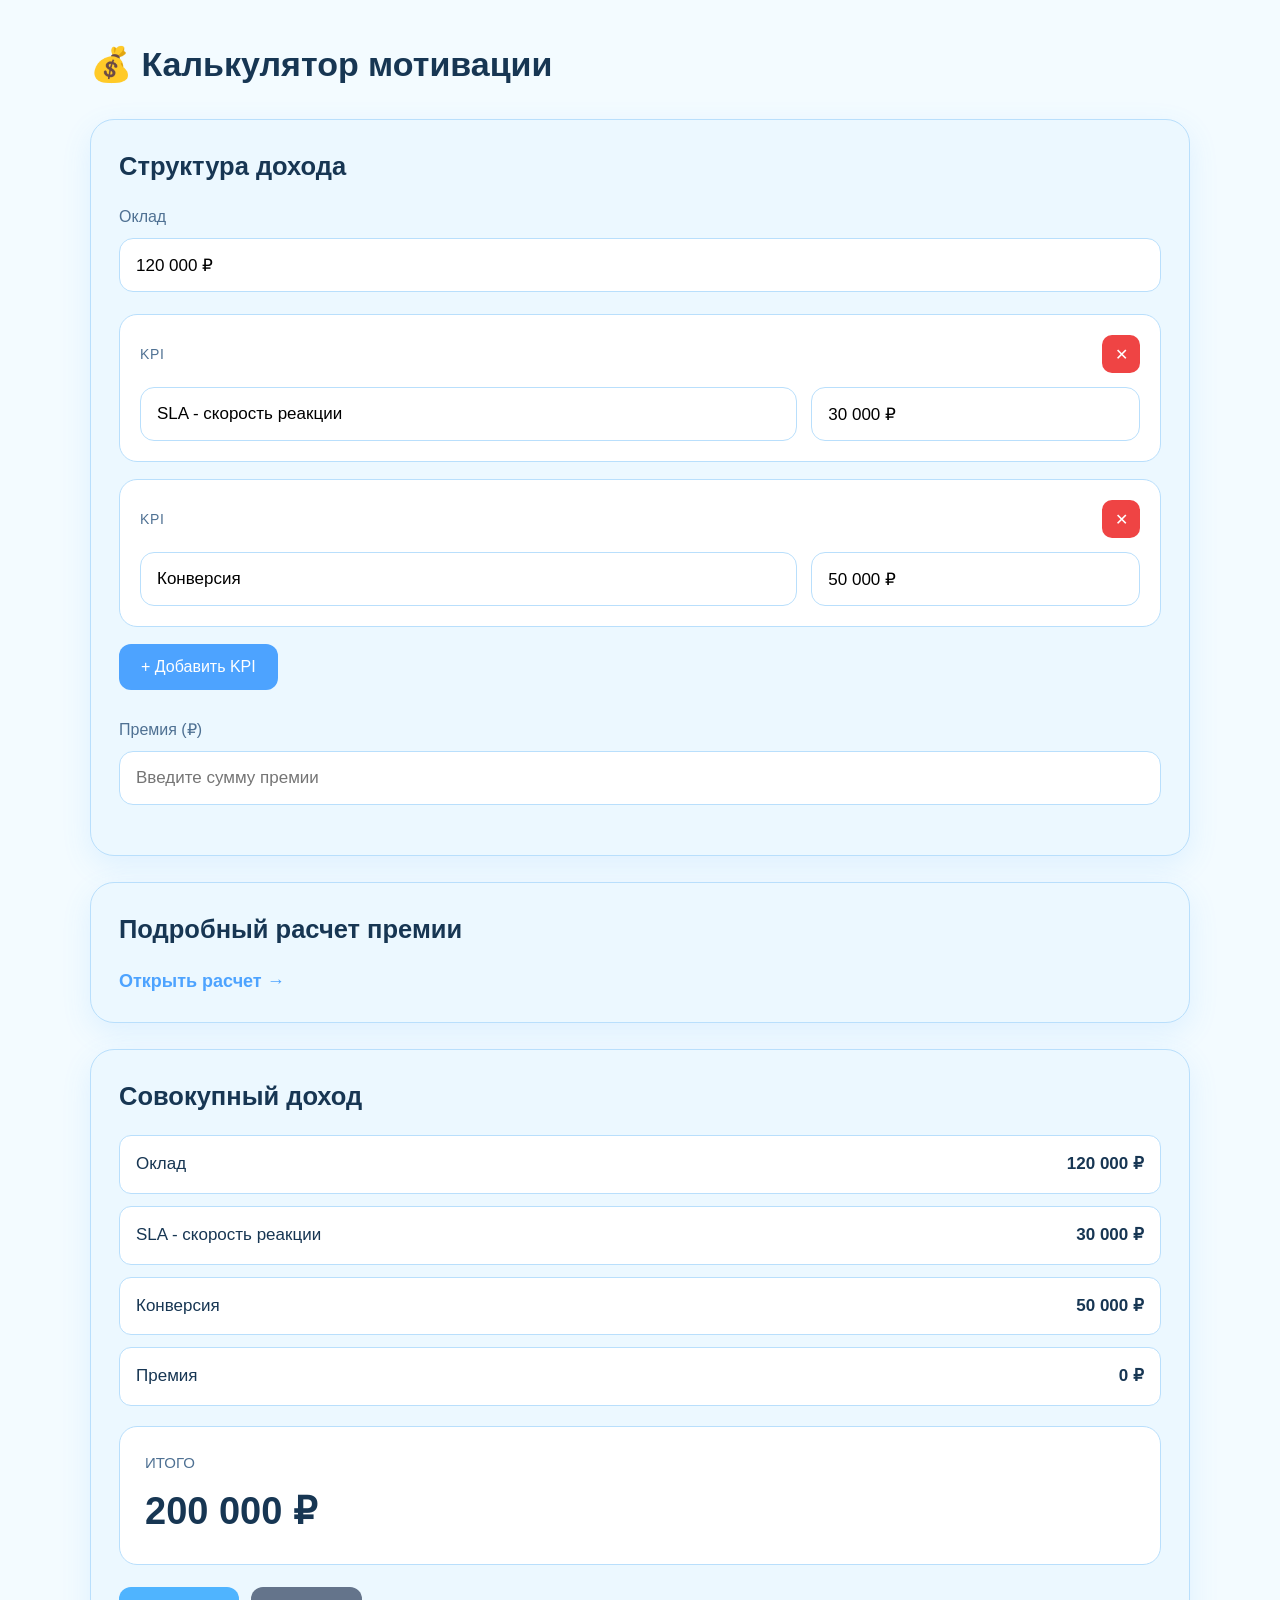
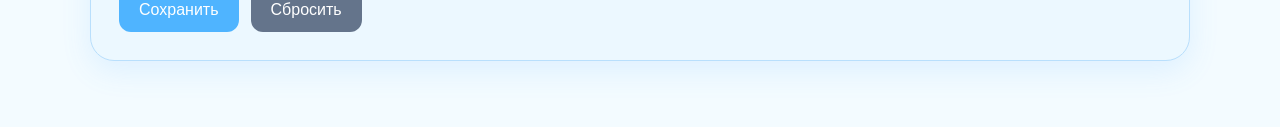
<file: index.html>
<!DOCTYPE html>
<html lang="ru">

<head>
    <meta charset="UTF-8">
    <meta name="viewport" content="width=device-width, initial-scale=1.0">
    <title>Калькулятор мотивации</title>

    <link rel="stylesheet" href="styles.css">
</head>

<body>

<div class="container">

    <h1>💰 Калькулятор мотивации</h1>

    <div class="card">

        <h2>Структура дохода</h2>

        <div class="field-group">

            <label>Оклад</label>

            <input
                type="text"
                id="salary"
                class="money-input"
                inputmode="numeric"
                value="120 000 ₽"
                placeholder="Введите оклад">

        </div>

        <div id="kpiContainer">

        </div>

        <button
            class="add-btn"
            onclick="addKPI()">

            + Добавить KPI

        </button>

        <div class="field-group premium-block">

            <label>Премия (₽)</label>

            <input
                type="text"
                id="premiumAmount"
                class="money-input"
                inputmode="numeric"
                value=""
                placeholder="Введите сумму премии">

        </div>

    </div>

    <div class="card">

        <h2>Подробный расчет премии</h2>

        <input
            type="hidden"
            id="premiumLink"
            value="https://hrvision-hub.github.io/motivations/premium-calculator/">

        <div id="linkPreview"></div>

    </div>

    <div class="card">

        <h2>Совокупный доход</h2>

        <div
            id="incomeBreakdown"
            class="income-breakdown">

        </div>

        <div class="metric">

            <div class="metric-title">

                ИТОГО

            </div>

            <div
                class="metric-value"
                id="totalIncome">

                0 ₽

            </div>

        </div>

        <div class="footer">

            <button
                class="save-btn"
                onclick="saveSettings()">

                Сохранить

            </button>

            <button
                class="reset-btn"
                onclick="resetSettings()">

                Сбросить

            </button>

        </div>

    </div>

</div>

<script src="script.js"></script>

</body>

</html>
</file>
<file: styles.css>
:root {

    --bg: #f3fbff;

    --card: #ecf8ff;

    --card-hover: #dff2ff;

    --accent: #4da3ff;

    --accent-hover: #2f8df7;

    --success: #4fb4ff;

    --danger: #ef4444;

    --text: #173653;

    --muted: #4f7193;

    --border: #b9dffc;

}

* {

    margin: 0;
    padding: 0;
    box-sizing: border-box;

}

body {

    font-family: Inter, Segoe UI, sans-serif;

    background: var(--bg);

    color: var(--text);

    padding: 40px;

    font-size: 17px;

    line-height: 1.45;

}

.container {

    max-width: 1100px;

    margin: 0 auto;

}

h1 {

    margin-bottom: 30px;

}

h2 {

    margin-bottom: 20px;

}

.card {

    background: var(--card);

    border: 1px solid var(--border);

    border-radius: 24px;

    padding: 28px;

    margin-bottom: 26px;

    box-shadow: 0 10px 30px rgba(77,163,255,.12);

}

.field-group {

    margin-bottom: 22px;

}

.premium-block {

    margin-top: 28px;

}

label {

    display: block;

    margin-bottom: 10px;

    color: var(--muted);

    font-size: 16px;

}

input {

    width: 100%;

    padding: 16px;

    border-radius: 14px;

    border: 1px solid var(--border);

    background: white;

    font-size: 17px;

}

input:focus {

    outline: none;

    border-color: var(--accent);

}

.kpi-card {

    background: white;

    border: 1px solid var(--border);

    border-radius: 18px;

    padding: 20px;

    margin-bottom: 17px;

    transition: .2s;

}

.kpi-card:hover {

    background: var(--card-hover);

}

.kpi-header {

    display: flex;

    justify-content: space-between;

    align-items: center;

    gap: 12px;

    margin-bottom: 14px;

}

.kpi-title {

    font-size: 14px;

    color: var(--muted);

    text-transform: uppercase;

    letter-spacing: .05em;

}

.kpi-grid {

    display: grid;

    grid-template-columns: 2fr 1fr;

    gap: 14px;

}

button {

    border: none;

    cursor: pointer;

    transition: .2s;

    font-size: 16px;

    line-height: 1.2;

}

.add-btn {

    display: inline-flex;

    align-items: center;

    justify-content: center;

    background: var(--accent);

    color: white;

    padding: 13px 22px;

    border-radius: 12px;

}

.add-btn:hover {

    background: var(--accent-hover);

}

.delete-btn {

    background: var(--danger);

    color: white;

    width: 38px;

    height: 38px;

    border-radius: 10px;

    flex: 0 0 auto;

}

.metric {

    background: white;

    border: 1px solid var(--border);

    border-radius: 18px;

    padding: 25px;

    margin-top: 20px;

}

.metric-title {

    color: var(--muted);

    font-size: 15px;

}

.metric-value {

    font-size: 38px;

    font-weight: 700;

    margin-top: 10px;

}

.income-breakdown {

    display: flex;

    flex-direction: column;

    gap: 12px;

}

.income-row {

    display: flex;

    justify-content: space-between;

    align-items: center;

    gap: 16px;

    background: white;

    padding: 16px;

    border-radius: 12px;

    border: 1px solid var(--border);

}

.income-row span {

    min-width: 0;

    overflow-wrap: anywhere;

}

.income-row strong {

    flex: 0 0 auto;

}

.footer {

    display: flex;

    flex-wrap: wrap;

    gap: 12px;

    margin-top: 22px;

}

.save-btn {

    background: var(--success);

    color: white;

    padding: 13px 20px;

    border-radius: 12px;

}

.reset-btn {

    background: #64748b;

    color: white;

    padding: 13px 20px;

    border-radius: 12px;

}

#linkPreview {

    margin-top: 4px;

}

#linkPreview a {

    color: var(--accent);

    text-decoration: none;

    font-size: 18px;

    font-weight: 600;

}

#linkPreview a:hover {

    color: var(--accent-hover);

}

@media(max-width:768px){

    body{

        padding:15px;

        font-size:16px;

    }

    .card{

        padding:22px;

    }

    .kpi-grid{

        grid-template-columns:1fr;

    }

    .income-row{

        align-items:flex-start;

        flex-direction:column;

    }

    .metric-value{

        font-size:28px;

    }

}
</file>
